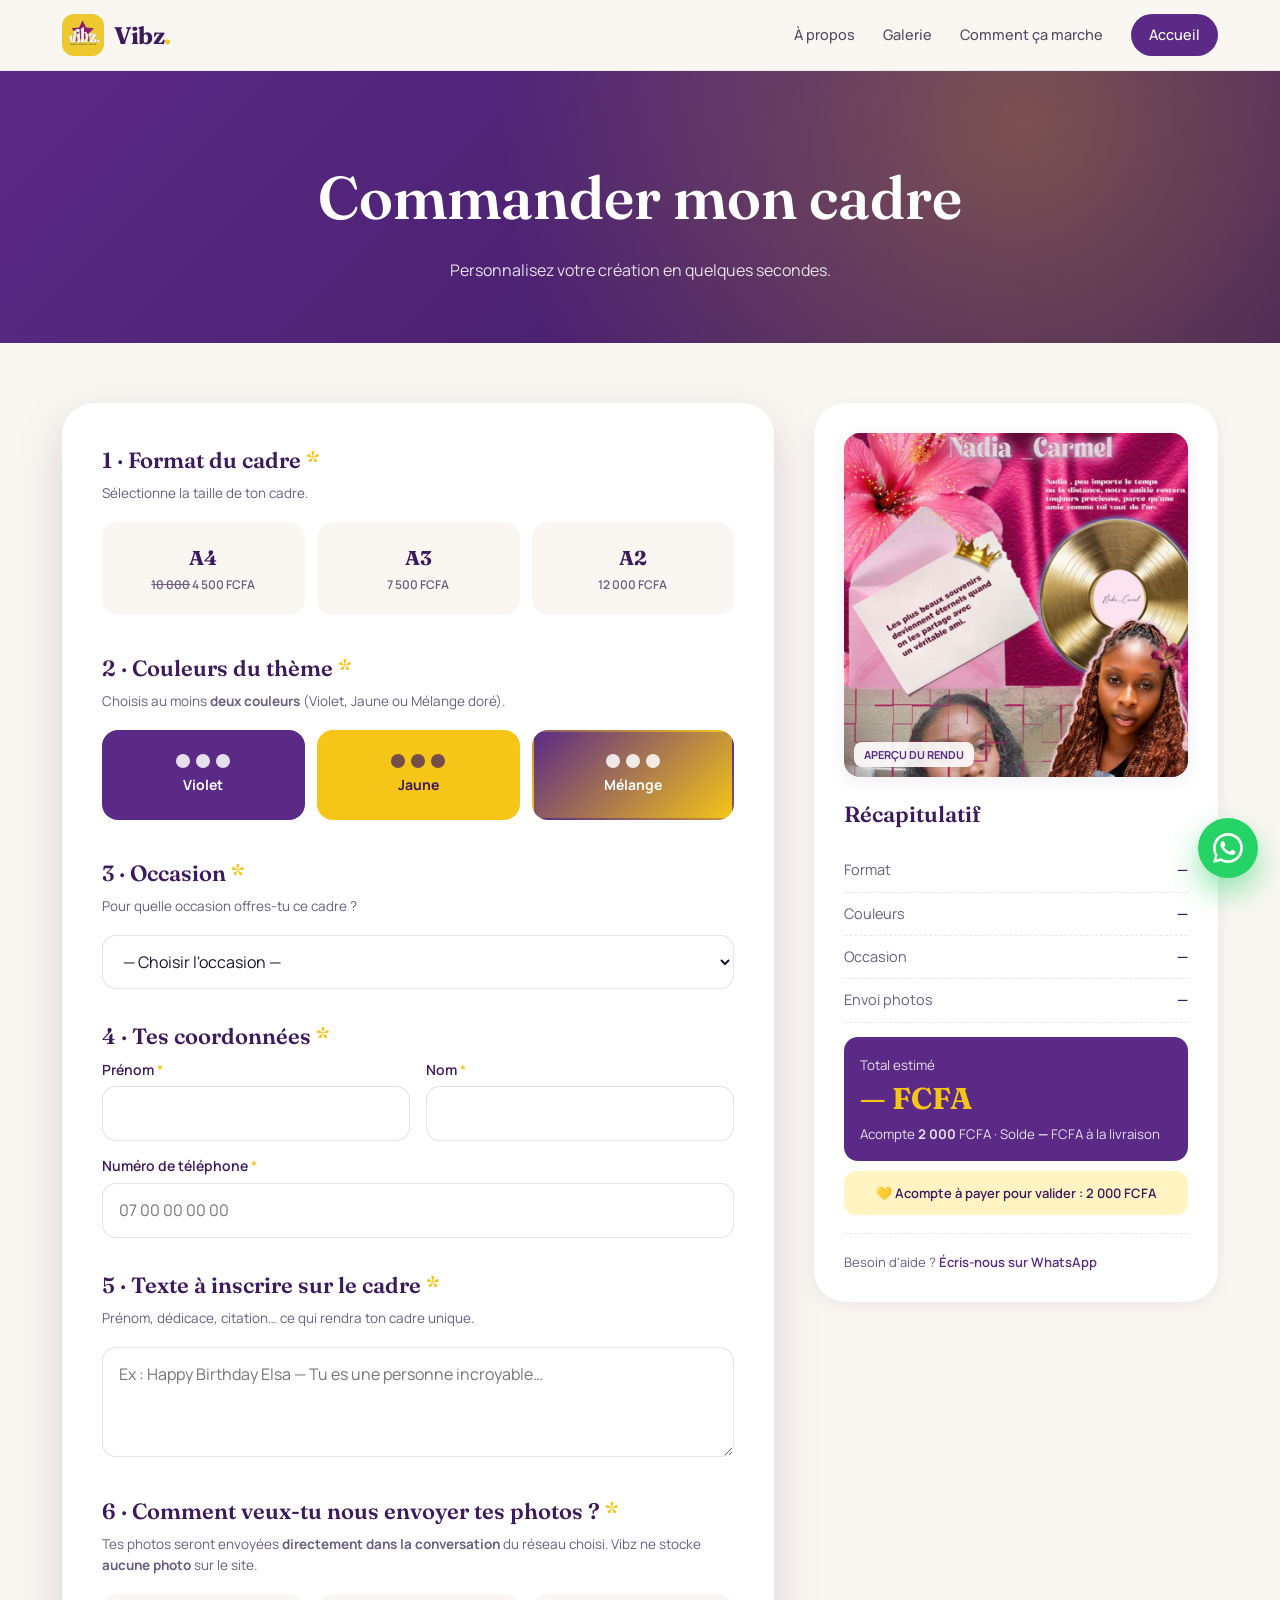
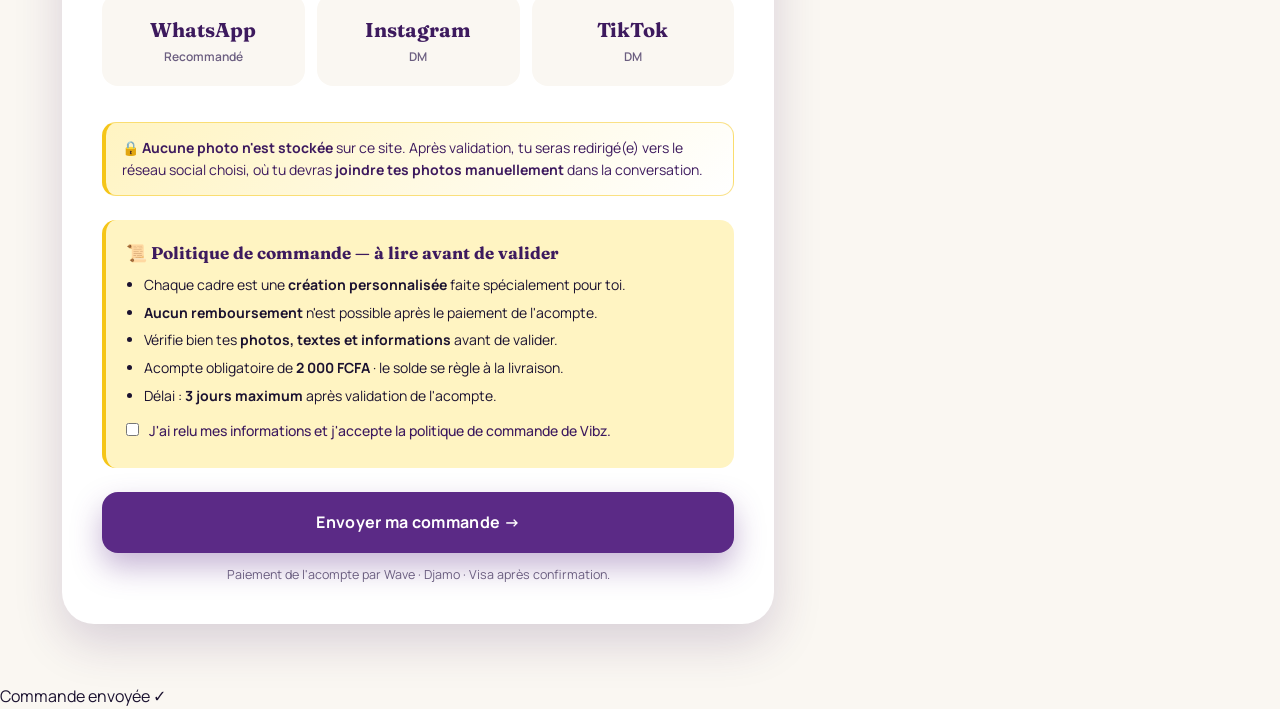
<file: commander.html>
<!doctype html>
<html lang="fr">
<head>
<meta charset="utf-8" />
<meta name="viewport" content="width=device-width,initial-scale=1,viewport-fit=cover" />
<title>Commander un cadre — Vibz</title>
<meta name="description" content="Personnalisez votre cadre Vibz : format, couleurs, occasion et texte. Acompte 2 000 FCFA. Livraison 3 jours à Abidjan." />
<link rel="icon" href="logo.png" />
<link rel="preconnect" href="https://fonts.googleapis.com" />
<link rel="preconnect" href="https://fonts.gstatic.com" crossorigin />
<link href="https://fonts.googleapis.com/css2?family=Fraunces:ital,opsz,wght@0,9..144,400;0,9..144,600;0,9..144,700;1,9..144,500&family=Manrope:wght@400;500;600;700;800&family=Caveat:wght@600&display=swap" rel="stylesheet">
<link rel="stylesheet" href="styles.css" />
</head>
<body>

<nav class="nav">
  <div class="nav-inner">
    <a href="index.html" class="brand">
      <img src="logo.png" alt="Vibz" />
      <span class="brand-name">Vibz<span>.</span></span>
    </a>
    <div class="nav-links" id="navLinks">
      <a href="index.html#about">À propos</a>
      <a href="index.html#gallery">Galerie</a>
      <a href="index.html#how">Comment ça marche</a>
      <a href="index.html" class="nav-cta">Accueil</a>
    </div>
    <button class="burger" id="burger" aria-label="Menu">☰</button>
  </div>
</nav>

<section class="order-hero">
  <div class="container">
    <h1>Commander mon cadre</h1>
    <p>Personnalisez votre création en quelques secondes.</p>
  </div>
</section>

<section class="order-wrap">
  <div class="container order-grid">
    <form class="form-card" id="orderForm" novalidate>

      <div class="form-section">
        <h3>1 · Format du cadre <span class="required">*</span></h3>
        <p class="hint">Sélectionne la taille de ton cadre.</p>
        <div class="choice-grid" data-group="size">
          <label class="choice"><input type="radio" name="size" value="A4" data-price="4500" required /><b>A4</b><span><del>10 000</del> 4 500 FCFA</span></label>
          <label class="choice"><input type="radio" name="size" value="A3" data-price="7500" /><b>A3</b><span>7 500 FCFA</span></label>
          <label class="choice"><input type="radio" name="size" value="A2" data-price="12000" /><b>A2</b><span>12 000 FCFA</span></label>
        </div>
      </div>

      <div class="form-section">
        <h3>2 · Couleurs du thème <span class="required">*</span></h3>
        <p class="hint">Choisis au moins <b>deux couleurs</b> (Violet, Jaune ou Mélange doré).</p>
        <div class="theme-grid" data-group="colors" style="grid-template-columns:repeat(3,1fr)">
          <label class="theme violet-t"><input type="checkbox" name="colors" value="Violet" /><div class="swatch"><i></i><i></i><i></i></div>Violet</label>
          <label class="theme jaune-t"><input type="checkbox" name="colors" value="Jaune" /><div class="swatch"><i style="background:var(--violet-deep);opacity:.7"></i><i style="background:var(--violet-deep);opacity:.7"></i><i style="background:var(--violet-deep);opacity:.7"></i></div>Jaune</label>
          <label class="theme mix-t" style="background:linear-gradient(135deg,var(--violet) 0%,var(--jaune) 100%);color:#fff"><input type="checkbox" name="colors" value="Mélange doré" /><div class="swatch"><i></i><i></i><i></i></div>Mélange</label>
        </div>
      </div>

      <div class="form-section">
        <h3>3 · Occasion <span class="required">*</span></h3>
        <p class="hint">Pour quelle occasion offres-tu ce cadre ?</p>
        <select name="occasion" required>
          <option value="">— Choisir l'occasion —</option>
          <option value="Anniversaire">🎂 Anniversaire</option>
          <option value="Mariage">💍 Mariage</option>
          <option value="Meilleure amie">💛 Meilleure amie</option>
          <option value="Couple">💜 Couple</option>
        </select>
      </div>

      <div class="form-section">
        <h3>4 · Tes coordonnées <span class="required">*</span></h3>
        <div class="row-2">
          <div><label>Prénom <span class="required">*</span></label><input type="text" name="firstname" required maxlength="50" /></div>
          <div><label>Nom <span class="required">*</span></label><input type="text" name="lastname" required maxlength="50" /></div>
        </div>
        <div style="margin-top:14px"><label>Numéro de téléphone <span class="required">*</span></label><input type="tel" name="phone" placeholder="07 00 00 00 00" required pattern="[0-9 +]{8,20}" /></div>
      </div>

      <div class="form-section">
        <h3>5 · Texte à inscrire sur le cadre <span class="required">*</span></h3>
        <p class="hint">Prénom, dédicace, citation… ce qui rendra ton cadre unique.</p>
        <textarea name="message" required maxlength="300" placeholder="Ex : Happy Birthday Elsa — Tu es une personne incroyable…"></textarea>
      </div>

      <div class="form-section">
        <h3>6 · Comment veux-tu nous envoyer tes photos ? <span class="required">*</span></h3>
        <p class="hint">Tes photos seront envoyées <b>directement dans la conversation</b> du réseau choisi. Vibz ne stocke <b>aucune photo</b> sur le site.</p>
        <div class="choice-grid" data-group="channel">
          <label class="choice"><input type="radio" name="channel" value="WhatsApp" required /><b>WhatsApp</b><span>Recommandé</span></label>
          <label class="choice"><input type="radio" name="channel" value="Instagram" /><b>Instagram</b><span>DM</span></label>
          <label class="choice"><input type="radio" name="channel" value="TikTok" /><b>TikTok</b><span>DM</span></label>
        </div>
      </div>

      <div class="info-box">
        🔒 <b>Aucune photo n'est stockée</b> sur ce site. Après validation, tu seras redirigé(e) vers le réseau social choisi, où tu devras <b>joindre tes photos manuellement</b> dans la conversation.
      </div>

      <div class="policy-box">
        <h4>📜 Politique de commande — à lire avant de valider</h4>
        <ul>
          <li>Chaque cadre est une <b>création personnalisée</b> faite spécialement pour toi.</li>
          <li><b>Aucun remboursement</b> n'est possible après le paiement de l'acompte.</li>
          <li>Vérifie bien tes <b>photos, textes et informations</b> avant de valider.</li>
          <li>Acompte obligatoire de <b>2 000 FCFA</b> · le solde se règle à la livraison.</li>
          <li>Délai : <b>3 jours maximum</b> après validation de l'acompte.</li>
        </ul>
        <label class="confirm-check"><input type="checkbox" id="confirm" required /> J'ai relu mes informations et j'accepte la politique de commande de Vibz.</label>
      </div>

      <button type="submit" class="submit-btn">Envoyer ma commande →</button>
      <p style="text-align:center;color:var(--muted);font-size:12.5px;margin-top:12px">Paiement de l'acompte par Wave · Djamo · Visa après confirmation.</p>
    </form>

    <aside class="summary">
      <div class="sum-preview" id="sumPreview">
        <img src="frame-nadia.png" alt="Aperçu" id="previewImg" />
        <div class="preview-label">Aperçu du rendu</div>
      </div>
      <h3>Récapitulatif</h3>
      <div class="sum-row"><span>Format</span><span id="sum-size">—</span></div>
      <div class="sum-row"><span>Couleurs</span><span id="sum-colors">—</span></div>
      <div class="sum-row"><span>Occasion</span><span id="sum-occasion">—</span></div>
      <div class="sum-row"><span>Envoi photos</span><span id="sum-channel">—</span></div>
      <div class="sum-total">
        <small>Total estimé</small>
        <div class="big" id="sum-price">— FCFA</div>
        <small>Acompte <b id="sum-deposit-val">2 000</b> FCFA · Solde <b id="sum-balance">—</b> FCFA à la livraison</small>
      </div>
      <div class="sum-deposit">💛 Acompte à payer pour valider : 2 000 FCFA</div>
      <div style="margin-top:18px;padding-top:18px;border-top:1px dashed rgba(91,42,134,.12);font-size:13px;color:var(--muted)">
        Besoin d'aide ? <a href="https://wa.me/2250505582856" style="color:var(--violet);font-weight:600">Écris-nous sur WhatsApp</a>
      </div>
    </aside>
  </div>
</section>

<a href="https://wa.me/2250505582856" target="_blank" rel="noopener" class="wa-float" aria-label="Contact WhatsApp">
  <svg viewBox="0 0 24 24" fill="currentColor"><path d="M20.52 3.48A11.78 11.78 0 0 0 12 0C5.37 0 0 5.37 0 12c0 2.11.55 4.17 1.6 5.99L0 24l6.18-1.62A11.95 11.95 0 0 0 12 24c6.63 0 12-5.37 12-12 0-3.2-1.25-6.21-3.48-8.52ZM12 21.82c-1.86 0-3.69-.5-5.29-1.45l-.38-.22-3.67.96.98-3.58-.25-.37A9.8 9.8 0 0 1 2.18 12C2.18 6.58 6.58 2.18 12 2.18c2.62 0 5.08 1.02 6.94 2.88A9.78 9.78 0 0 1 21.82 12c0 5.42-4.4 9.82-9.82 9.82Zm5.41-7.36c-.3-.15-1.76-.87-2.04-.97-.27-.1-.47-.15-.67.15s-.77.97-.95 1.17c-.17.2-.35.22-.65.07-.3-.15-1.27-.47-2.42-1.49-.89-.79-1.49-1.77-1.67-2.07-.17-.3-.02-.46.13-.61.13-.13.3-.35.45-.52.15-.17.2-.3.3-.5.1-.2.05-.37-.02-.52-.07-.15-.67-1.62-.92-2.22-.24-.58-.49-.5-.67-.51l-.57-.01c-.2 0-.52.07-.79.37-.27.3-1.04 1.02-1.04 2.49s1.07 2.89 1.22 3.09c.15.2 2.1 3.21 5.08 4.5.71.31 1.27.49 1.7.63.71.23 1.36.2 1.87.12.57-.08 1.76-.72 2-1.42.25-.7.25-1.29.17-1.42-.07-.13-.27-.2-.57-.35Z"/></svg>
</a>

<div class="toast" id="toast">Commande envoyée ✓</div>

<div class="success-overlay" id="successOverlay">
  <div class="success-content">
    <div class="success-icon">✨</div>
    <h2>Commande transmise !</h2>
    <p>Redirection vers le réseau social...</p>
    <div class="success-loader"></div>
  </div>
</div>

<script src="script.js"></script>
<script src="order.js"></script>
</body>
</html>
</file>
<file: styles.css>
/* Vibz — pure CSS, violet & jaune, chic & doux */
:root{
  --violet:#5B2A86;
  --violet-deep:#3D1A5E;
  --violet-soft:#EAE0F5;
  --jaune:#F5C518;
  --jaune-soft:#FFF4C2;
  --cream:#FAF7F2;
  --ink:#1B1230;
  --muted:#6B5E80;
  --white:#ffffff;
  --shadow-sm: 0 4px 18px rgba(61,26,94,.08);
  --shadow-md: 0 18px 48px rgba(61,26,94,.18);
  --shadow-lg: 0 30px 80px rgba(61,26,94,.28);
  --radius: 22px;
  --radius-lg: 32px;
  --font-display: "Fraunces","Playfair Display", Georgia, serif;
  --font-body: "Manrope","Inter", system-ui, sans-serif;
  --font-hand: "Caveat", cursive;
}

*{box-sizing:border-box;margin:0;padding:0}
html{scroll-behavior:smooth}
body{
  font-family:var(--font-body);
  color:var(--ink);
  background:var(--cream);
  line-height:1.55;
  -webkit-font-smoothing:antialiased;
  overflow-x:hidden;
  opacity:0;
  animation: pageFadeIn .6s ease forwards;
}
@keyframes pageFadeIn{to{opacity:1}}
body.fade-out{opacity:0;transition:opacity .4s ease}
img{max-width:100%;display:block}
a{color:inherit;text-decoration:none}
button{font:inherit;cursor:pointer;border:none;background:none;color:inherit}

.container{width:100%;max-width:1200px;margin:0 auto;padding:0 22px}

/* ===== NAV ===== */
.nav{
  position:sticky;top:0;z-index:40;
  background:rgba(250,247,242,.85);
  backdrop-filter:saturate(140%) blur(12px);
  border-bottom:1px solid rgba(91,42,134,.08);
}
.nav-inner{display:flex;align-items:center;justify-content:space-between;padding:14px 22px;max-width:1200px;margin:0 auto}
.brand{display:flex;align-items:center;gap:10px}
.brand img{width:42px;height:42px;border-radius:12px;object-fit:cover;background:var(--jaune)}
.brand-name{font-family:var(--font-display);font-size:24px;font-weight:700;letter-spacing:-.02em;color:var(--violet-deep)}
.brand-name span{color:var(--jaune)}
.nav-links{display:flex;gap:28px;align-items:center}
.nav-links a{font-size:14.5px;font-weight:500;color:var(--ink);opacity:.75;transition:opacity .2s}
.nav-links a:hover{opacity:1;color:var(--violet)}
.nav-cta{padding:10px 18px;border-radius:999px;background:var(--violet);color:#fff !important;font-weight:600;font-size:14px;opacity:1 !important;transition:transform .2s, background .2s}
.nav-cta:hover{background:var(--violet-deep);transform:translateY(-1px)}
.burger{display:none;width:40px;height:40px;border-radius:12px;background:var(--violet-soft);align-items:center;justify-content:center;font-size:22px;color:var(--violet)}

/* ===== HERO ===== */
.hero{
  position:relative;
  padding:80px 0 100px;
  overflow:hidden;
  background:
    radial-gradient(60% 50% at 85% 20%, rgba(245,197,24,.35), transparent 60%),
    radial-gradient(60% 50% at 10% 90%, rgba(91,42,134,.18), transparent 60%),
    linear-gradient(180deg,#FAF7F2 0%, #F3ECFA 100%);
}
.hero-grid{
  display:grid;grid-template-columns:1.05fr .95fr;gap:60px;align-items:center;
}
.eyebrow{
  display:inline-flex;align-items:center;gap:8px;
  padding:8px 14px;border-radius:999px;
  background:#fff;border:1px solid rgba(91,42,134,.12);
  font-size:12.5px;font-weight:600;color:var(--violet);
  box-shadow:var(--shadow-sm);
}
.eyebrow .dot{width:8px;height:8px;border-radius:50%;background:var(--jaune);box-shadow:0 0 0 4px rgba(245,197,24,.25)}
.hero h1{
  font-family:var(--font-display);
  font-size:clamp(40px,6vw,76px);
  line-height:1.02;letter-spacing:-.025em;
  color:var(--violet-deep);
  margin:18px 0 18px;
  font-weight:600;
}
.hero h1 em{font-style:italic;color:var(--violet);position:relative;display:inline-block}
.hero h1 em::after{
  content:"";position:absolute;left:0;right:0;bottom:6px;height:10px;background:var(--jaune);opacity:.5;z-index:-1;border-radius:6px;
}
.hero p.lead{font-size:18px;color:var(--muted);max-width:520px;margin-bottom:30px}
.cta-row{display:flex;gap:14px;flex-wrap:wrap;align-items:center}
.btn{
  display:inline-flex;align-items:center;gap:10px;
  padding:16px 26px;border-radius:999px;
  font-weight:600;font-size:15px;
  transition:transform .25s, box-shadow .25s, background .25s;
}
.btn-primary{background:var(--violet);color:#fff;box-shadow:0 14px 28px rgba(91,42,134,.35)}
.btn-primary:hover{transform:translateY(-2px);background:var(--violet-deep);box-shadow:0 18px 36px rgba(91,42,134,.4)}
.btn-secondary{background:var(--jaune);color:var(--violet-deep);box-shadow:0 14px 28px rgba(245,197,24,.4)}
.btn-secondary:hover{transform:translateY(-2px);box-shadow:0 18px 36px rgba(245,197,24,.5)}
.btn-ghost{background:#fff;color:var(--violet);border:1px solid rgba(91,42,134,.15)}
.btn-ghost:hover{background:var(--violet-soft)}

.hero-trust{display:flex;gap:22px;margin-top:32px;color:var(--muted);font-size:13.5px;flex-wrap:wrap}
.hero-trust span{display:inline-flex;align-items:center;gap:6px}
.hero-trust b{color:var(--violet-deep);font-weight:700}

/* Hero visual */
.hero-visual{position:relative;height:560px}
.frame-card{
  position:absolute;border-radius:24px;overflow:hidden;
  box-shadow:var(--shadow-lg);
  background:#fff;
  border:6px solid #fff;
  transition:transform .6s cubic-bezier(.2,.8,.2,1);
}
.frame-card img{width:100%;height:100%;object-fit:cover}
.fc-1{width:62%;height:78%;top:6%;right:0;transform:rotate(4deg);animation:float 7s ease-in-out infinite}
.fc-2{width:46%;height:60%;bottom:0;left:0;transform:rotate(-7deg);animation:float 9s ease-in-out infinite reverse}
.fc-3{width:34%;height:42%;top:8%;left:6%;transform:rotate(-3deg);z-index:2;animation:float 8s ease-in-out infinite}

.badge-promo{
  position:absolute;z-index:5;bottom:18%;right:-10px;
  width:130px;height:130px;border-radius:50%;
  background:var(--jaune);color:var(--violet-deep);
  display:flex;flex-direction:column;align-items:center;justify-content:center;
  text-align:center;font-family:var(--font-display);font-weight:700;
  box-shadow:0 18px 40px rgba(245,197,24,.5);
  animation:spin 18s linear infinite;
}
.badge-promo b{font-size:26px;line-height:1}
.badge-promo small{font-size:10px;letter-spacing:.15em;font-weight:700;text-transform:uppercase;font-family:var(--font-body);margin-top:4px}
.badge-promo .strike{font-size:11px;text-decoration:line-through;opacity:.65;font-family:var(--font-body);font-weight:600;margin-top:2px}

@keyframes float{
  0%,100%{transform:translateY(0) rotate(var(--r,0))}
  50%{transform:translateY(-14px) rotate(var(--r,0))}
}
.fc-1{--r:4deg}.fc-2{--r:-7deg}.fc-3{--r:-3deg}
@keyframes spin{to{transform:rotate(360deg)}}

/* ===== SECTIONS ===== */
section{padding:90px 0}
.section-head{text-align:center;max-width:680px;margin:0 auto 56px}
.section-tag{font-family:var(--font-hand);font-size:28px;color:var(--violet);display:block;margin-bottom:6px}
.section-head h2{
  font-family:var(--font-display);font-weight:600;
  font-size:clamp(34px,4.4vw,54px);line-height:1.05;letter-spacing:-.02em;
  color:var(--violet-deep);
}
.section-head h2 em{font-style:italic;color:var(--jaune);background:var(--violet-deep);padding:0 12px;border-radius:10px}
.section-head p{margin-top:14px;color:var(--muted);font-size:17px}

/* About */
.about{background:#fff}
.about-grid{display:grid;grid-template-columns:1fr 1fr;gap:60px;align-items:center}
.about-art{position:relative;border-radius:var(--radius-lg);overflow:hidden;aspect-ratio:4/5;box-shadow:var(--shadow-md)}
.about-art img{width:100%;height:100%;object-fit:cover}
.about-text h2{font-family:var(--font-display);font-size:clamp(32px,4vw,48px);color:var(--violet-deep);line-height:1.05;margin-bottom:18px;font-weight:600}
.about-text p{color:var(--muted);font-size:17px;margin-bottom:14px}
.about-stats{display:grid;grid-template-columns:repeat(3,1fr);gap:18px;margin-top:30px}
.stat{padding:18px;border-radius:18px;background:var(--violet-soft);text-align:center}
.stat b{display:block;font-family:var(--font-display);font-size:30px;color:var(--violet-deep)}
.stat span{font-size:12.5px;color:var(--muted);font-weight:600;letter-spacing:.04em;text-transform:uppercase}

/* Promo banner */
.promo-banner{
  background:linear-gradient(120deg,var(--violet) 0%, var(--violet-deep) 100%);
  color:#fff;padding:60px 0;position:relative;overflow:hidden;
}
.promo-banner::before{
  content:"";position:absolute;inset:0;
  background:radial-gradient(circle at 80% 50%, rgba(245,197,24,.25), transparent 50%);
}
.promo-inner{display:flex;align-items:center;justify-content:space-between;gap:30px;flex-wrap:wrap;position:relative}
.promo-text .pill{display:inline-block;background:var(--jaune);color:var(--violet-deep);padding:6px 14px;border-radius:999px;font-size:12px;font-weight:800;letter-spacing:.15em;text-transform:uppercase;margin-bottom:14px}
.promo-text h3{font-family:var(--font-display);font-size:clamp(28px,3.6vw,44px);font-weight:600;line-height:1.1}
.promo-text h3 b{color:var(--jaune)}
.promo-text del{opacity:.55;margin-left:8px;font-size:.65em}
.promo-text p{margin-top:8px;opacity:.8}

/* Gallery */
.gallery{background:var(--cream)}
.gallery-grid{display:grid;grid-template-columns:repeat(3,1fr);gap:22px}
.g-item{
  position:relative;border-radius:var(--radius);overflow:hidden;
  background:#fff;box-shadow:var(--shadow-sm);
  transition:transform .4s, box-shadow .4s;
  aspect-ratio:3/4;
}
.g-item:hover{transform:translateY(-6px);box-shadow:var(--shadow-md)}
.g-item img{width:100%;height:100%;object-fit:cover;transition:transform .8s}
.g-item:hover img{transform:scale(1.06)}
.g-item .label{
  position:absolute;left:14px;bottom:14px;right:14px;
  background:rgba(255,255,255,.92);backdrop-filter:blur(6px);
  padding:10px 14px;border-radius:14px;
  display:flex;justify-content:space-between;align-items:center;
}
.g-item .label b{font-family:var(--font-display);color:var(--violet-deep)}
.g-item .label span{font-size:11px;color:var(--violet);font-weight:700;letter-spacing:.08em;text-transform:uppercase}

/* How it works */
.steps{background:#fff}
.steps-grid{display:grid;grid-template-columns:repeat(5,1fr);gap:18px}
.step{
  background:var(--violet-soft);border-radius:var(--radius);padding:26px 22px;
  position:relative;transition:transform .3s, background .3s;
}
.step:hover{transform:translateY(-4px);background:#fff;box-shadow:var(--shadow-md)}
.step .num{
  width:44px;height:44px;border-radius:14px;
  background:var(--violet);color:var(--jaune);
  display:flex;align-items:center;justify-content:center;
  font-family:var(--font-display);font-weight:700;font-size:20px;
  margin-bottom:14px;
}
.step h4{font-family:var(--font-display);font-size:18px;color:var(--violet-deep);margin-bottom:6px;font-weight:600}
.step p{font-size:13.5px;color:var(--muted)}
.delivery-note{
  margin-top:36px;text-align:center;padding:18px;
  background:var(--jaune-soft);border-radius:18px;
  color:var(--violet-deep);font-weight:600;
}

/* Payment */
.payment{background:linear-gradient(180deg,#FAF7F2 0%,#F3ECFA 100%)}
.pay-grid{display:grid;grid-template-columns:repeat(3,1fr);gap:22px;margin-bottom:30px}
.pay-card{
  background:#fff;border-radius:var(--radius);padding:30px 24px;text-align:center;
  border:1px solid rgba(91,42,134,.08);transition:transform .3s,box-shadow .3s;
}
.pay-card:hover{transform:translateY(-4px);box-shadow:var(--shadow-md);border-color:var(--violet)}
.pay-icon{
  width:64px;height:64px;border-radius:16px;margin:0 auto 14px;
  display:flex;align-items:center;justify-content:center;
  overflow:hidden;
  background:#fff; /* Fond blanc neutre pour les logos */
  box-shadow: var(--shadow-sm);
}
.pay-icon img{
  width:100%;height:100%;object-fit:cover;
}
.pay-card h4{font-family:var(--font-display);color:var(--violet-deep);font-size:20px;font-weight:600}
.pay-card p{color:var(--muted);font-size:14px;margin-top:4px}
.deposit-box{
  background:var(--violet-deep);color:#fff;border-radius:var(--radius);padding:30px;
  display:flex;justify-content:space-between;align-items:center;flex-wrap:wrap;gap:20px;
}
.deposit-box h4{font-family:var(--font-display);font-size:24px;font-weight:600}
.deposit-box h4 b{color:var(--jaune)}
.deposit-box p{opacity:.75;margin-top:4px}

/* Trust */
.trust .quote-mark{font-family:var(--font-display);font-size:120px;color:var(--jaune);opacity:.3;line-height:.5;display:block;margin-bottom:20px}

/* FAQ */
.faq{background:#fff}
.faq-container{max-width:800px;margin:0 auto}
.faq-item{border-bottom:1px solid rgba(91,42,134,.1);margin-bottom:10px}
.faq-question{
  width:100%;padding:22px 0;text-align:left;display:flex;justify-content:space-between;align-items:center;
  font-family:var(--font-display);font-size:18px;font-weight:600;color:var(--violet-deep);
  transition:color .3s;
}
.faq-question span{
  width:28px;height:28px;border-radius:50%;background:var(--violet-soft);color:var(--violet);
  display:flex;align-items:center;justify-content:center;font-size:16px;transition:all .3s;
}
.faq-question:hover{color:var(--violet)}
.faq-question.active span{transform:rotate(45deg);background:var(--violet);color:#fff}
.faq-answer{
  max-height:0;overflow:hidden;transition:max-height .4s cubic-bezier(0,1,0,1);
  color:var(--muted);font-size:15px;line-height:1.6;
}
.faq-answer p{padding-bottom:22px}
.faq-item.active .faq-answer{max-height:1000px;transition:max-height 1s ease-in-out}

/* Lightbox */
.lightbox{
  position:fixed;inset:0;background:rgba(27,18,48,.95);z-index:100;
  display:none;align-items:center;justify-content:center;padding:40px;
  backdrop-filter:blur(10px);cursor:zoom-out;
}
.lightbox.show{display:flex;animation:fadeIn .4s}
.lightbox img{max-width:90%;max-height:80vh;border-radius:12px;box-shadow:var(--shadow-lg);transform:scale(.9);transition:transform .4s}
.lightbox.show img{transform:scale(1)}
.lightbox-close{position:absolute;top:30px;right:30px;color:#fff;font-size:40px;cursor:pointer;opacity:.7;transition:opacity .2s}
.lightbox-close:hover{opacity:1}
.lightbox-caption{position:absolute;bottom:40px;left:50%;transform:translateX(-50%);color:#fff;font-family:var(--font-display);font-size:20px}

@keyframes fadeIn{from{opacity:0}to{opacity:1}}

/* Staggered Reveal */
.reveal-stagger{display:flex;gap:inherit}
.reveal-stagger > *{opacity:0;transform:translateY(30px);transition:opacity .8s, transform .8s}
.reveal-stagger.in > *:nth-child(1){transition-delay:.1s;opacity:1;transform:none}
.reveal-stagger.in > *:nth-child(2){transition-delay:.2s;opacity:1;transform:none}
.reveal-stagger.in > *:nth-child(3){transition-delay:.3s;opacity:1;transform:none}
.reveal-stagger.in > *:nth-child(4){transition-delay:.4s;opacity:1;transform:none}
.reveal-stagger.in > *:nth-child(5){transition-delay:.5s;opacity:1;transform:none}

/* Footer */
.footer{background:var(--ink);color:#fff;padding:60px 0 30px}
.footer-grid{display:grid;grid-template-columns:2fr 1fr 1fr;gap:40px;margin-bottom:40px}
.footer .brand-name{color:#fff}
.footer h5{font-family:var(--font-display);font-size:18px;margin-bottom:14px;color:var(--jaune);font-weight:600}
.footer a, .footer p{color:rgba(255,255,255,.7);font-size:14.5px;margin-bottom:8px;display:block;transition:color .2s}
.footer a:hover{color:var(--jaune)}
.footer-bottom{padding-top:24px;border-top:1px solid rgba(255,255,255,.1);text-align:center;color:rgba(255,255,255,.5);font-size:13px}

/* WhatsApp floating */
.wa-float{
  position:fixed;bottom:22px;right:22px;z-index:60;
  width:60px;height:60px;border-radius:50%;
  background:#25D366;color:#fff;
  display:flex;align-items:center;justify-content:center;
  box-shadow:0 14px 30px rgba(37,211,102,.5);
  transition:transform .3s;
  animation:pulse 2.4s infinite;
}
.wa-float:hover{transform:scale(1.08)}
.wa-float svg{width:30px;height:30px}
@keyframes pulse{
  0%{box-shadow:0 14px 30px rgba(37,211,102,.5),0 0 0 0 rgba(37,211,102,.5)}
  70%{box-shadow:0 14px 30px rgba(37,211,102,.5),0 0 0 18px rgba(37,211,102,0)}
  100%{box-shadow:0 14px 30px rgba(37,211,102,.5),0 0 0 0 rgba(37,211,102,0)}
}

/* ===== ORDER PAGE ===== */
.order-hero{
  background:linear-gradient(135deg,var(--violet) 0%, var(--violet-deep) 100%);
  color:#fff;padding:80px 0 60px;text-align:center;position:relative;overflow:hidden;
}
.order-hero::before{content:"";position:absolute;inset:0;background:radial-gradient(circle at 80% 20%, rgba(245,197,24,.3), transparent 50%)}
.order-hero h1{font-family:var(--font-display);font-size:clamp(38px,5vw,60px);font-weight:600;position:relative}
.order-hero p{margin-top:14px;opacity:.85;position:relative}

.order-wrap{padding:60px 0;background:var(--cream)}
.order-grid{display:grid;grid-template-columns:1.5fr .85fr;gap:40px;align-items:start}
.form-card{
  background:#fff;border-radius:var(--radius-lg);padding:40px;box-shadow:var(--shadow-md);
}
.form-section{margin-bottom:30px}
.form-section h3{font-family:var(--font-display);color:var(--violet-deep);font-size:22px;margin-bottom:6px;font-weight:600}
.form-section .hint{color:var(--muted);font-size:13.5px;margin-bottom:18px}
label{display:block;font-weight:600;font-size:14px;color:var(--violet-deep);margin-bottom:8px}
.required{color:var(--jaune)}
input[type="text"],input[type="tel"],textarea,select{
  width:100%;padding:14px 16px;border-radius:14px;
  border:1.5px solid rgba(91,42,134,.15);background:#fff;
  font:inherit;color:var(--ink);transition:border .2s, box-shadow .2s;
}
textarea{min-height:110px;resize:vertical;font-family:inherit}
input:focus,textarea:focus,select:focus{outline:none;border-color:var(--violet);box-shadow:0 0 0 4px rgba(91,42,134,.1)}
.row-2{display:grid;grid-template-columns:1fr 1fr;gap:16px}

.choice-grid{display:grid;grid-template-columns:repeat(3,1fr);gap:12px}
.choice{
  position:relative;border-radius:16px;padding:18px;text-align:center;cursor:pointer;
  background:var(--cream);border:2px solid transparent;transition:all .2s;
}
.choice input{position:absolute;opacity:0;pointer-events:none}
.choice b{display:block;font-family:var(--font-display);font-size:20px;color:var(--violet-deep)}
.choice span{font-size:12px;color:var(--muted)}
.choice:hover{background:var(--violet-soft)}
.choice input:checked + .choice-inner,
.choice.selected{background:var(--violet);color:#fff;border-color:var(--violet-deep)}
.choice input:checked ~ b, .choice.selected b{color:var(--jaune)}
.choice.selected span{color:rgba(255,255,255,.8)}

.theme-grid{display:grid;grid-template-columns:1fr 1fr;gap:12px}
.theme{
  cursor:pointer;border-radius:16px;padding:22px;text-align:center;font-weight:700;
  border:2px solid transparent;transition:all .2s;position:relative;
}
.theme input{position:absolute;opacity:0;pointer-events:none}
.theme.violet-t{background:var(--violet);color:#fff}
.theme.jaune-t{background:var(--jaune);color:var(--violet-deep)}
.theme.selected{box-shadow:0 0 0 4px var(--violet-deep), var(--shadow-md);transform:translateY(-2px)}
.theme .swatch{display:flex;justify-content:center;gap:6px;margin-bottom:6px}
.theme .swatch i{width:14px;height:14px;border-radius:50%;background:#fff;opacity:.85}

.upload-zone{
  border:2px dashed rgba(91,42,134,.25);border-radius:16px;padding:30px;text-align:center;
  background:var(--violet-soft);cursor:pointer;transition:all .2s;
}
.upload-zone:hover{border-color:var(--violet);background:#fff}
.upload-zone p{color:var(--violet-deep);font-weight:600}
.upload-zone small{color:var(--muted);display:block;margin-top:4px}
.preview-grid{display:grid;grid-template-columns:repeat(5,1fr);gap:8px;margin-top:14px}
.preview-grid .ph{aspect-ratio:1;border-radius:10px;background:var(--violet-soft);overflow:hidden;position:relative}
.preview-grid .ph img{width:100%;height:100%;object-fit:cover}
.preview-grid .ph button{position:absolute;top:4px;right:4px;width:22px;height:22px;border-radius:50%;background:rgba(0,0,0,.55);color:#fff;font-size:12px;display:flex;align-items:center;justify-content:center}

.policy-box{
  background:var(--jaune-soft);border-left:4px solid var(--jaune);
  padding:20px;border-radius:14px;margin:24px 0;
}
.policy-box h4{font-family:var(--font-display);color:var(--violet-deep);font-size:17px;margin-bottom:8px;font-weight:700}
.policy-box ul{padding-left:18px;color:var(--ink)}
.policy-box li{font-size:14px;margin:6px 0}
.confirm-check{display:flex;gap:10px;align-items:flex-start;margin-top:14px;font-size:14px;color:var(--violet-deep);font-weight:500}
.confirm-check input{margin-top:3px;accent-color:var(--violet)}

.submit-btn{
  width:100%;padding:18px;border-radius:16px;background:var(--violet);color:#fff;
  font-weight:700;font-size:16px;letter-spacing:.02em;
  box-shadow:0 14px 30px rgba(91,42,134,.35);transition:all .3s;
}
.submit-btn:hover{background:var(--violet-deep);transform:translateY(-2px)}

/* Summary sidebar */
.summary{
  background:#fff;border-radius:var(--radius-lg);padding:30px;
  box-shadow:var(--shadow-sm);position:sticky;top:90px;
}
.summary h3{font-family:var(--font-display);color:var(--violet-deep);font-size:22px;margin-bottom:18px;font-weight:600}
.sum-row{display:flex;justify-content:space-between;padding:10px 0;border-bottom:1px dashed rgba(91,42,134,.12);font-size:14.5px}
.sum-row span:first-child{color:var(--muted)}
.sum-row span:last-child{color:var(--violet-deep);font-weight:600}
.sum-total{margin-top:14px;padding:16px;border-radius:14px;background:var(--violet);color:#fff}
.sum-total .big{font-family:var(--font-display);font-size:30px;font-weight:700;color:var(--jaune)}
.sum-total small{display:block;opacity:.85;margin-top:2px}
.sum-deposit{margin-top:10px;padding:12px;border-radius:12px;background:var(--jaune-soft);color:var(--violet-deep);font-size:13px;font-weight:600;text-align:center}

/* Dynamic Preview */
.sum-preview{
  margin-bottom:20px;
  border-radius:16px;
  overflow:hidden;
  aspect-ratio:1;
  background:var(--violet-soft);
  position:relative;
  box-shadow: var(--shadow-sm);
}
.sum-preview img{
  width:100%;height:100%;object-fit:cover;
  transition: opacity .4s ease, transform .4s ease;
}
.sum-preview img.changing{opacity:0;transform:scale(.95)}
.preview-label{
  position:absolute;bottom:10px;left:10px;
  background:rgba(255,255,255,.9);padding:4px 10px;
  border-radius:8px;font-size:11px;font-weight:700;color:var(--violet);
  text-transform:uppercase;
}

.toast.show{transform:translateX(-50%) translateY(0)}

/* Success Overlay */
.success-overlay{
  position:fixed;inset:0;background:var(--violet-deep);z-index:200;
  display:none;align-items:center;justify-content:center;color:#fff;text-align:center;
}
.success-overlay.show{display:flex;animation:fadeIn .5s}
.success-icon{font-size:64px;margin-bottom:20px;animation:bounce 1s infinite alternate}
.success-content h2{font-family:var(--font-display);font-size:32px;margin-bottom:10px}
.success-content p{opacity:.8;font-size:18px;margin-bottom:30px}
.success-loader{
  width:40px;height:40px;border:3px solid rgba(255,255,255,.3);border-top-color:var(--jaune);
  border-radius:50%;margin:0 auto;animation:spin 1s linear infinite;
}

@keyframes bounce{from{transform:translateY(0)}to{transform:translateY(-10px)}}

/* Reveal */
.reveal{opacity:0;transform:translateY(30px);transition:opacity .8s, transform .8s}
.reveal.in{opacity:1;transform:none}

/* ===== RESPONSIVE ===== */
@media (max-width:900px){
  .nav-links{display:none}
  .nav-links.open{display:flex;position:absolute;top:100%;left:0;right:0;background:#fff;flex-direction:column;padding:20px;gap:14px;box-shadow:var(--shadow-md)}
  .burger{display:flex}
  .hero-grid{grid-template-columns:1fr;gap:40px}
  .hero-visual{height:480px}
  .about-grid{grid-template-columns:1fr;gap:30px}
  .gallery-grid{grid-template-columns:repeat(2,1fr)}
  .steps-grid{grid-template-columns:1fr}
  .pay-grid{grid-template-columns:1fr}
  .order-grid{grid-template-columns:1fr}
  .summary{position:static}
  .footer-grid{grid-template-columns:1fr;gap:24px}
  .form-card{padding:26px}
  .row-2{grid-template-columns:1fr}
  .preview-grid{grid-template-columns:repeat(3,1fr)}
  .badge-promo{right:10px}
  section{padding:70px 0}
}
@media (max-width:520px){
  .choice-grid{grid-template-columns:1fr}
  .steps-grid{grid-template-columns:1fr}
  .gallery-grid{grid-template-columns:1fr}
  .hero{padding:50px 0 70px}
  .hero-visual{height:400px}
  .badge-promo{width:100px;height:100px}
  .badge-promo b{font-size:20px}
}

/* Info / privacy box */
.info-box{
  background:linear-gradient(135deg, var(--jaune-soft) 0%, #fff 100%);
  border:1px solid rgba(245,197,24,.5);
  border-left:4px solid var(--jaune);
  border-radius:14px;
  padding:14px 16px;
  font-size:14px;
  color:var(--violet-deep);
  margin:10px 0 24px;
  line-height:1.55;
}
label{display:block;font-weight:600;color:var(--violet-deep);margin-bottom:6px;font-size:14px}
.theme.mix-t.selected{box-shadow:0 0 0 4px var(--violet-deep), var(--shadow-md)}
@media (max-width:520px){
  .theme-grid{grid-template-columns:1fr 1fr !important}
  .theme.mix-t{grid-column:span 2}
}
</file>
